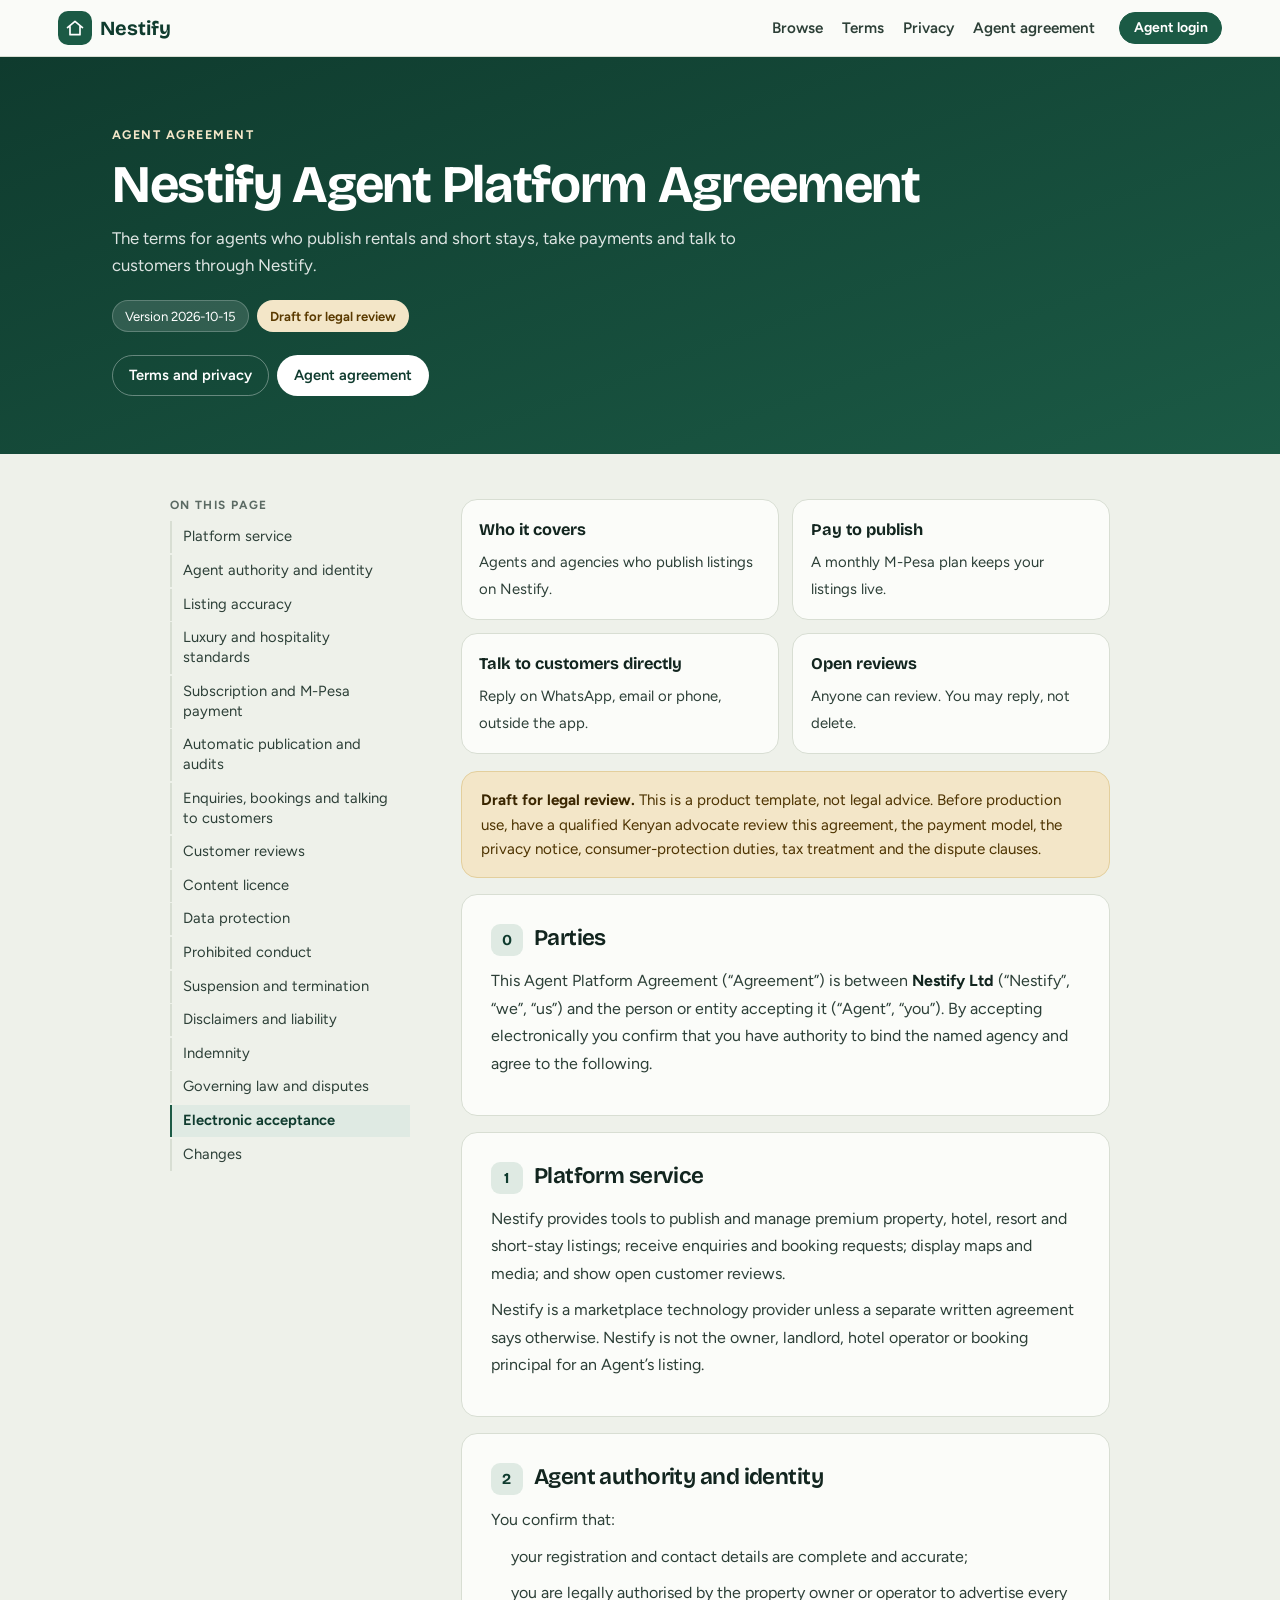
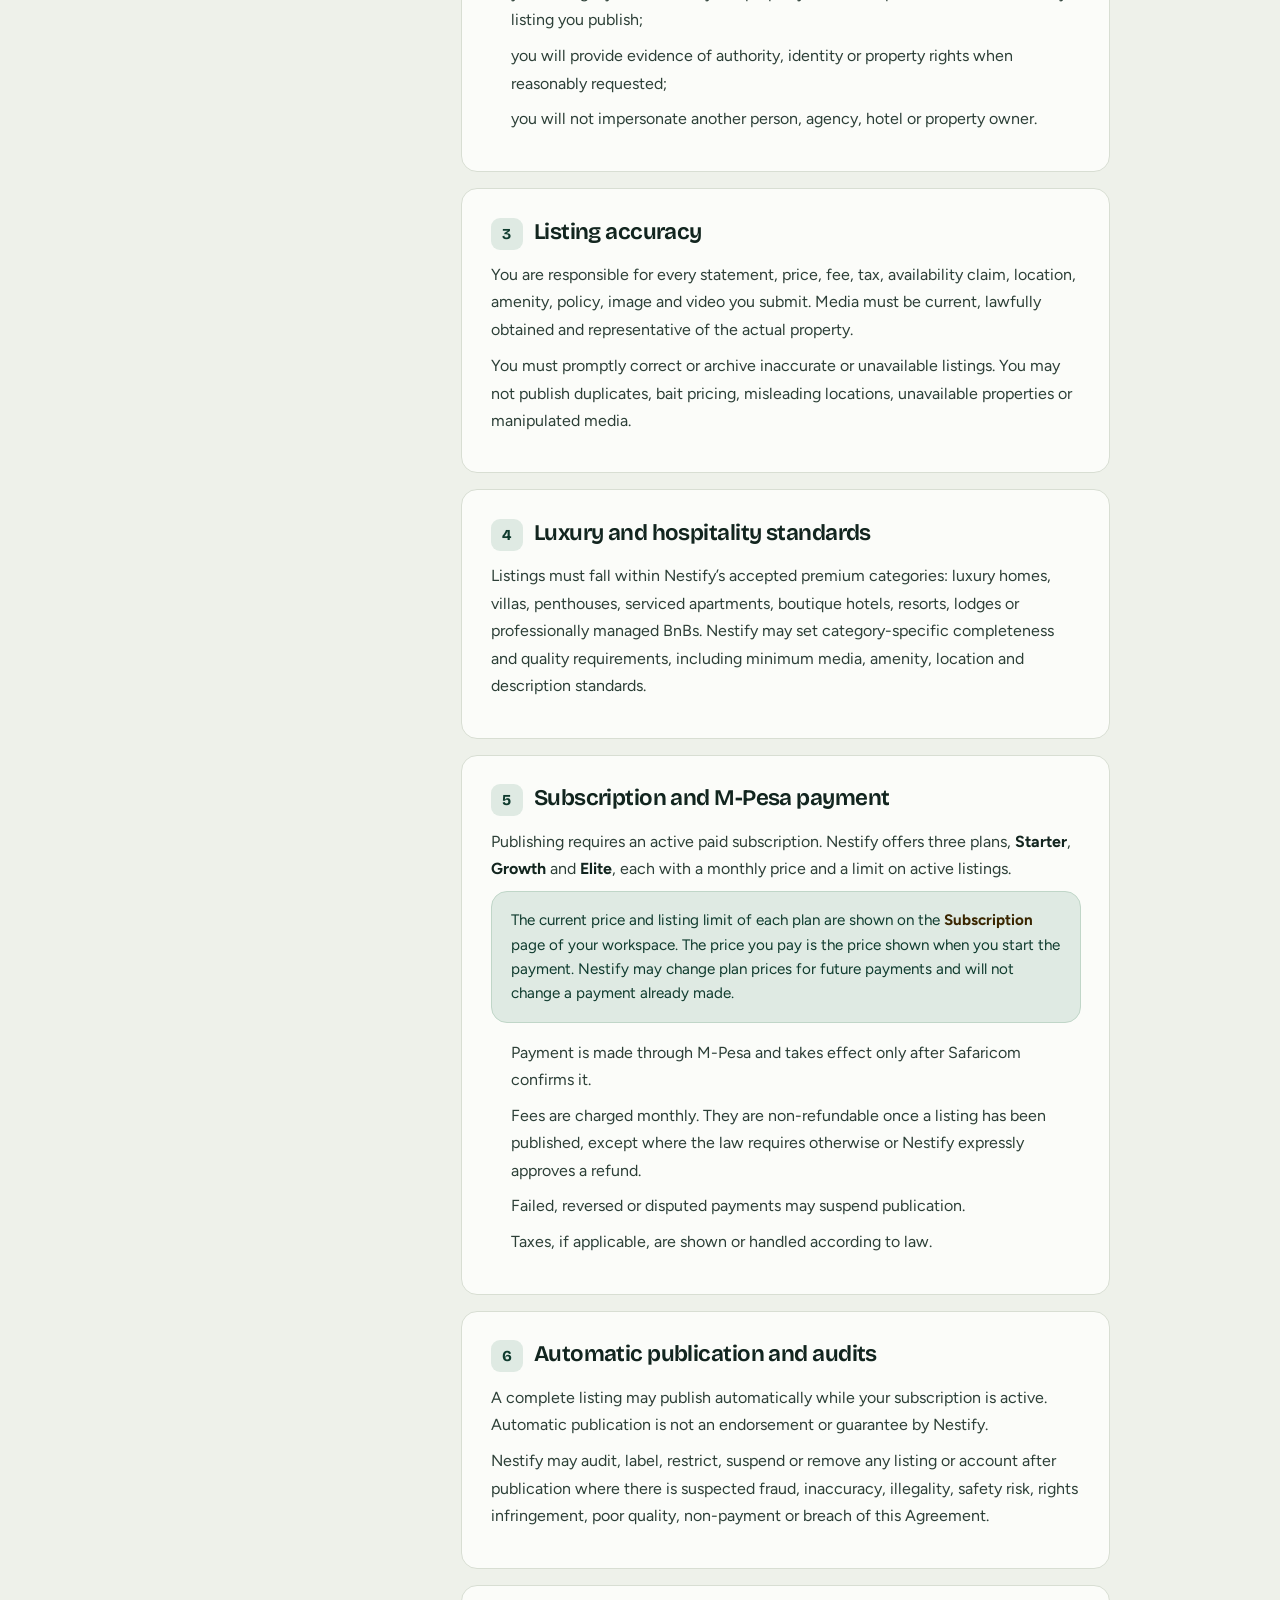
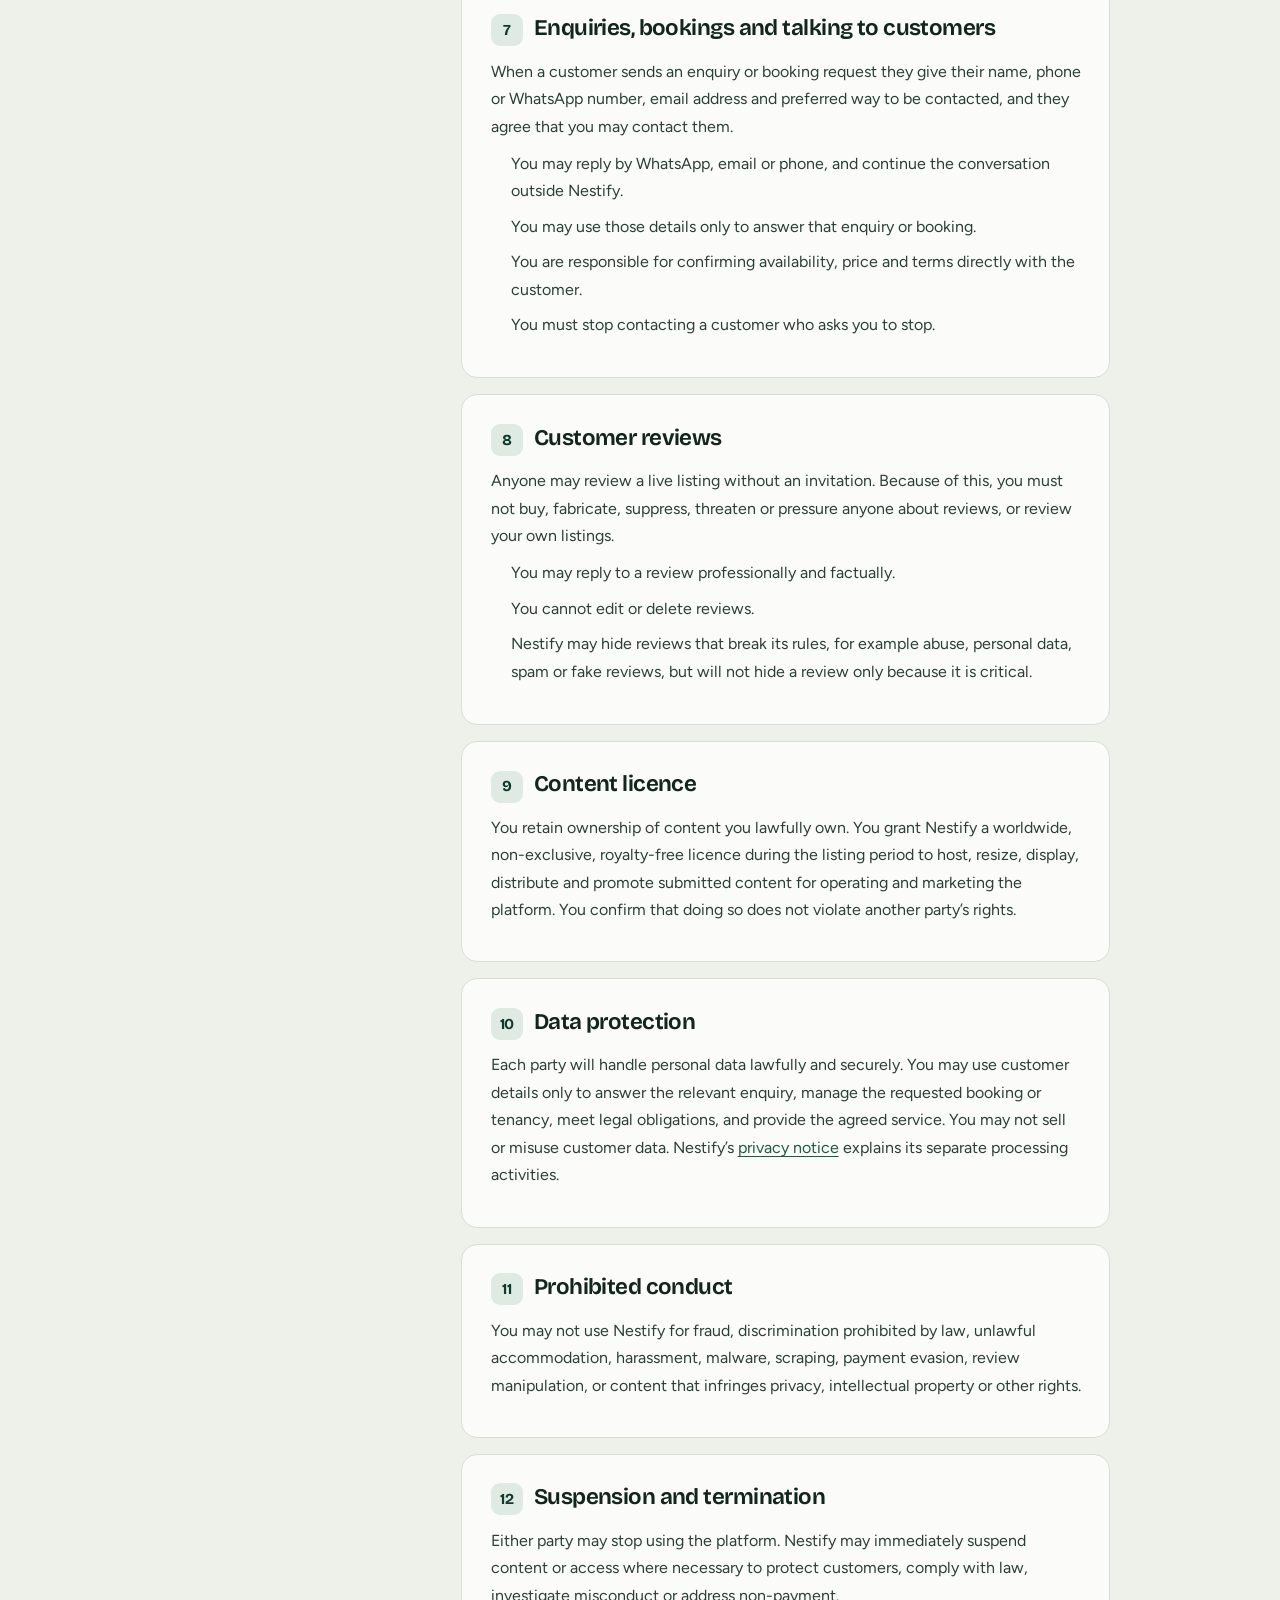
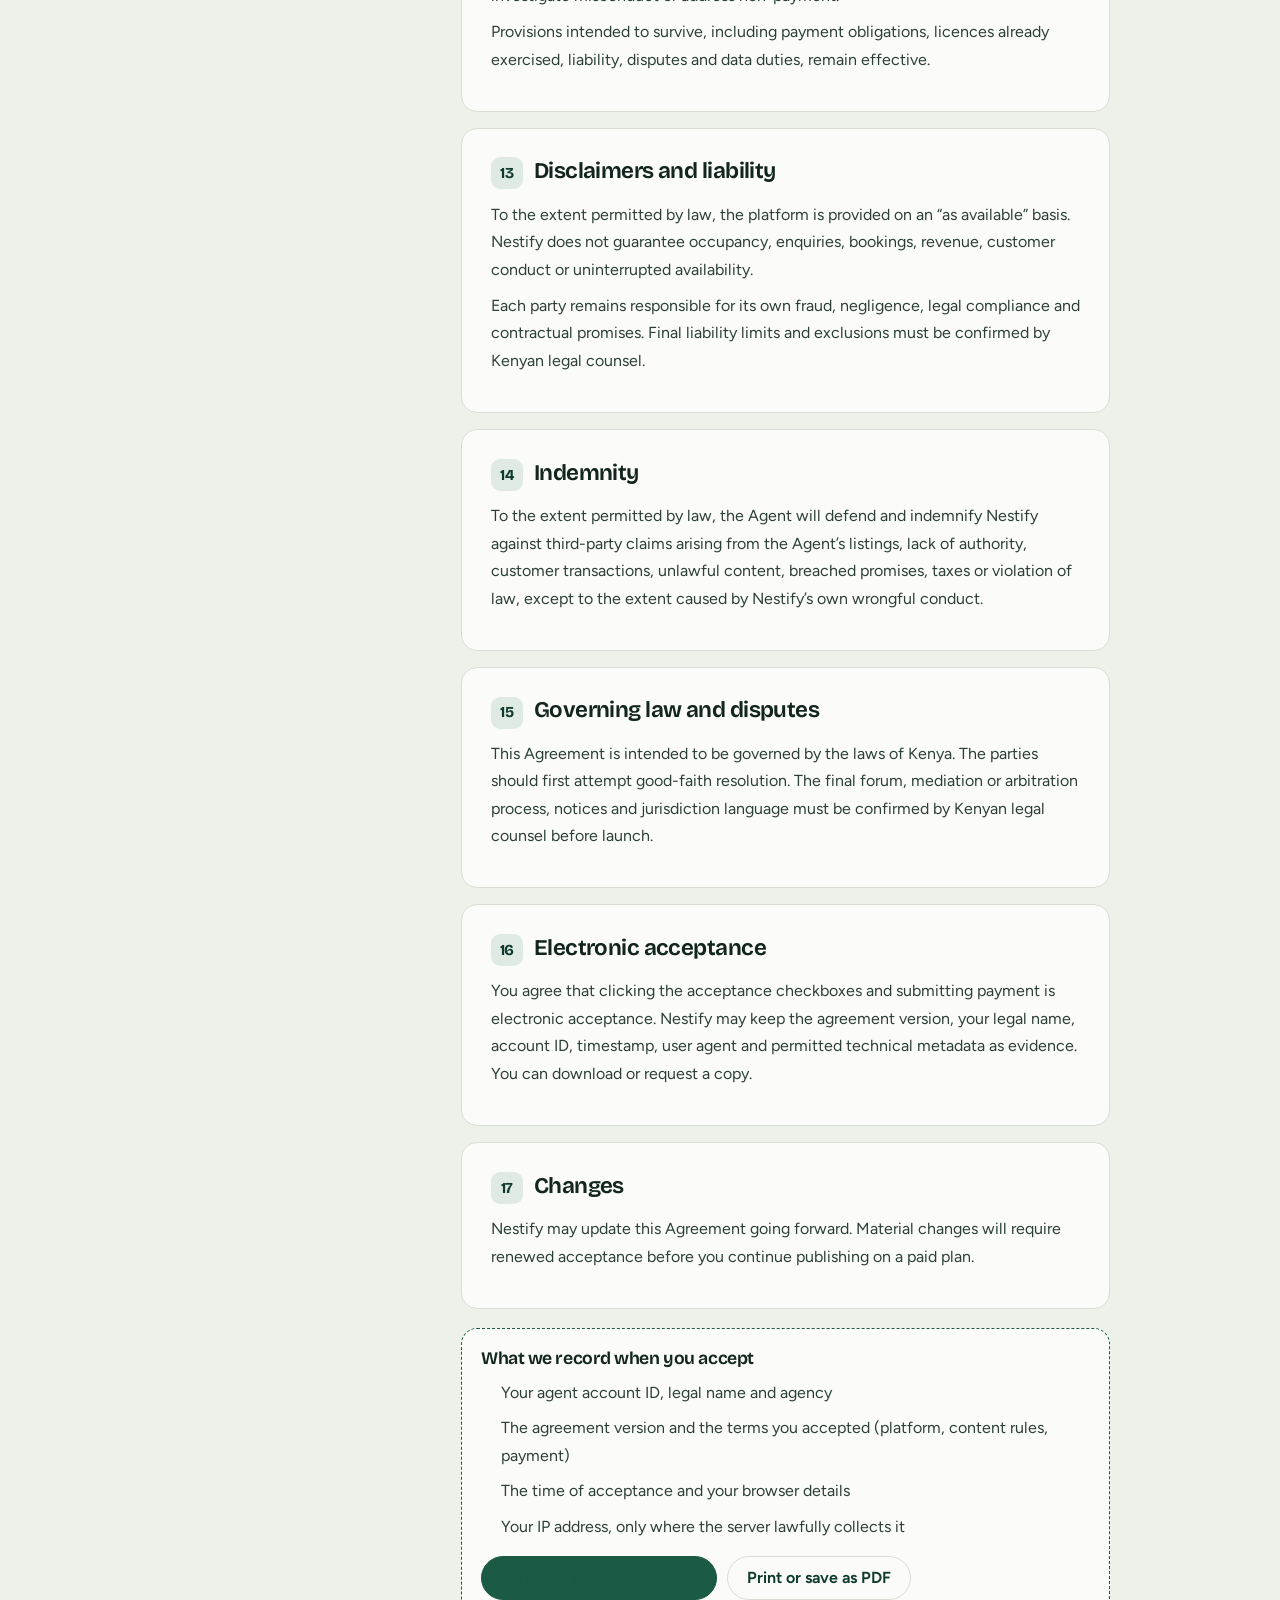
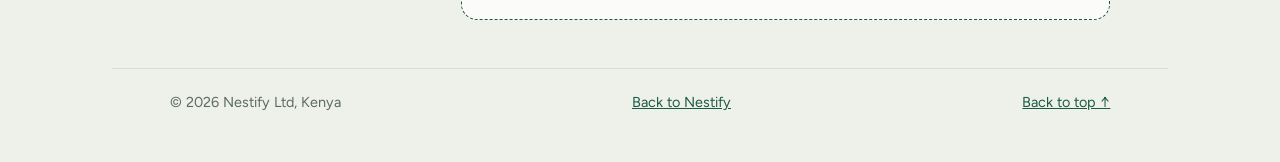
<file: agreement.html>
<!doctype html>
<html lang="en"><head><meta charset="utf-8"/><meta name="viewport" content="width=device-width,initial-scale=1"/>
<title>Agent agreement | Nestify</title><meta name="description" content="The agreement between Nestify and the agents who list on it."/><meta name="theme-color" content="#0f3b2e"/>
<link rel="icon" href="data:image/svg+xml,%3Csvg xmlns='http://www.w3.org/2000/svg' viewBox='0 0 32 32'%3E%3Crect width='32' height='32' rx='9' fill='%231b5a45'/%3E%3Cpath d='M16 7 6 15h3v10h14V15h3L16 7Z' fill='%23fff'/%3E%3C/svg%3E"/>
<link rel="preconnect" href="https://fonts.googleapis.com"/><link rel="preconnect" href="https://fonts.gstatic.com" crossorigin/>
<link href="https://fonts.googleapis.com/css2?family=Bricolage+Grotesque:opsz,wght@12..96,500..800&family=Figtree:wght@400..700&display=swap" rel="stylesheet"/>
<link rel="stylesheet" href="assets/css/base.css"/><link rel="stylesheet" href="assets/css/doc.css"/></head><body class="legal" id="top">
<header class="site-header"><a class="brand" href="index.html"><span class="brand-mark"><svg viewBox="0 0 24 24" aria-hidden="true"><path d="M3 11.5 12 4l9 7.5M6 10v10h12V10"/></svg></span>Nestify</a>
<nav class="nav" aria-label="Main"><a href="index.html#listings">Browse</a><a href="legal.html#terms">Terms</a><a href="legal.html#privacy">Privacy</a><a href="agreement.html">Agent agreement</a></nav>
<div class="header-actions"><a class="btn btn-sm" href="agent.html">Agent login</a></div></header>
<div class="legal-hero"><div class="legal-hero-in"><span class="eyebrow">Agent agreement</span><h1>Nestify Agent Platform Agreement</h1><p>The terms for agents who publish rentals and short stays, take payments and talk to customers through Nestify.</p><div class="legal-meta"><span>Version 2026-10-15</span><span class="draft">Draft for legal review</span></div><nav class="legal-tabs" aria-label="Legal pages"><a href="legal.html">Terms and privacy</a><a href="agreement.html" aria-current="page">Agent agreement</a></nav></div></div>
<div class="legal-wrap"><aside class="toc" aria-label="Contents"><h2>On this page</h2><ol><li><a href="#a-service">Platform service</a></li><li><a href="#a-authority">Agent authority and identity</a></li><li><a href="#a-accuracy">Listing accuracy</a></li><li><a href="#a-standards">Luxury and hospitality standards</a></li><li><a href="#a-payment">Subscription and M-Pesa payment</a></li><li><a href="#a-publish">Automatic publication and audits</a></li><li><a href="#a-customers">Enquiries, bookings and talking to customers</a></li><li><a href="#a-reviews">Customer reviews</a></li><li><a href="#a-licence">Content licence</a></li><li><a href="#a-data">Data protection</a></li><li><a href="#a-prohibited">Prohibited conduct</a></li><li><a href="#a-termination">Suspension and termination</a></li><li><a href="#a-liability">Disclaimers and liability</a></li><li><a href="#a-indemnity">Indemnity</a></li><li><a href="#a-law">Governing law and disputes</a></li><li><a href="#a-accept">Electronic acceptance</a></li><li><a href="#a-changes">Changes</a></li></ol></aside><main class="doc"><div class="glance"><div><b>Who it covers</b><span>Agents and agencies who publish listings on Nestify.</span></div><div><b>Pay to publish</b><span>A monthly M-Pesa plan keeps your listings live.</span></div><div><b>Talk to customers directly</b><span>Reply on WhatsApp, email or phone, outside the app.</span></div><div><b>Open reviews</b><span>Anyone can review. You may reply, not delete.</span></div></div>
<div class="callout"><b>Draft for legal review.</b> This is a product template, not legal advice. Before production use, have a qualified Kenyan advocate review this agreement, the payment model, the privacy notice, consumer-protection duties, tax treatment and the dispute clauses.</div>
<section id="a-parties"><h2><span class="n">0</span><span>Parties</span></h2><p>This Agent Platform Agreement (“Agreement”) is between <b>Nestify Ltd</b> (“Nestify”, “we”, “us”) and the person or entity accepting it (“Agent”, “you”). By accepting electronically you confirm that you have authority to bind the named agency and agree to the following.</p></section>
<section id="a-service"><h2><span class="n">1</span><span>Platform service</span></h2>
<p>Nestify provides tools to publish and manage premium property, hotel, resort and short-stay listings; receive enquiries and booking requests; display maps and media; and show open customer reviews.</p><p>Nestify is a marketplace technology provider unless a separate written agreement says otherwise. Nestify is not the owner, landlord, hotel operator or booking principal for an Agent’s listing.</p>
</section>
<section id="a-authority"><h2><span class="n">2</span><span>Agent authority and identity</span></h2>
<p>You confirm that:</p><ul><li>your registration and contact details are complete and accurate;</li><li>you are legally authorised by the property owner or operator to advertise every listing you publish;</li><li>you will provide evidence of authority, identity or property rights when reasonably requested;</li><li>you will not impersonate another person, agency, hotel or property owner.</li></ul>
</section>
<section id="a-accuracy"><h2><span class="n">3</span><span>Listing accuracy</span></h2>
<p>You are responsible for every statement, price, fee, tax, availability claim, location, amenity, policy, image and video you submit. Media must be current, lawfully obtained and representative of the actual property.</p><p>You must promptly correct or archive inaccurate or unavailable listings. You may not publish duplicates, bait pricing, misleading locations, unavailable properties or manipulated media.</p>
</section>
<section id="a-standards"><h2><span class="n">4</span><span>Luxury and hospitality standards</span></h2>
<p>Listings must fall within Nestify’s accepted premium categories: luxury homes, villas, penthouses, serviced apartments, boutique hotels, resorts, lodges or professionally managed BnBs. Nestify may set category-specific completeness and quality requirements, including minimum media, amenity, location and description standards.</p>
</section>
<section id="a-payment"><h2><span class="n">5</span><span>Subscription and M-Pesa payment</span></h2>
<p>Publishing requires an active paid subscription. Nestify offers three plans, <b>Starter</b>, <b>Growth</b> and <b>Elite</b>, each with a monthly price and a limit on active listings.</p><div class="callout safe">The current price and listing limit of each plan are shown on the <b>Subscription</b> page of your workspace. The price you pay is the price shown when you start the payment. Nestify may change plan prices for future payments and will not change a payment already made.</div><ul><li>Payment is made through M-Pesa and takes effect only after Safaricom confirms it.</li><li>Fees are charged monthly. They are non-refundable once a listing has been published, except where the law requires otherwise or Nestify expressly approves a refund.</li><li>Failed, reversed or disputed payments may suspend publication.</li><li>Taxes, if applicable, are shown or handled according to law.</li></ul>
</section>
<section id="a-publish"><h2><span class="n">6</span><span>Automatic publication and audits</span></h2>
<p>A complete listing may publish automatically while your subscription is active. Automatic publication is not an endorsement or guarantee by Nestify.</p><p>Nestify may audit, label, restrict, suspend or remove any listing or account after publication where there is suspected fraud, inaccuracy, illegality, safety risk, rights infringement, poor quality, non-payment or breach of this Agreement.</p>
</section>
<section id="a-customers"><h2><span class="n">7</span><span>Enquiries, bookings and talking to customers</span></h2>
<p>When a customer sends an enquiry or booking request they give their name, phone or WhatsApp number, email address and preferred way to be contacted, and they agree that you may contact them.</p><ul><li>You may reply by WhatsApp, email or phone, and continue the conversation outside Nestify.</li><li>You may use those details only to answer that enquiry or booking.</li><li>You are responsible for confirming availability, price and terms directly with the customer.</li><li>You must stop contacting a customer who asks you to stop.</li></ul>
</section>
<section id="a-reviews"><h2><span class="n">8</span><span>Customer reviews</span></h2>
<p>Anyone may review a live listing without an invitation. Because of this, you must not buy, fabricate, suppress, threaten or pressure anyone about reviews, or review your own listings.</p><ul><li>You may reply to a review professionally and factually.</li><li>You cannot edit or delete reviews.</li><li>Nestify may hide reviews that break its rules, for example abuse, personal data, spam or fake reviews, but will not hide a review only because it is critical.</li></ul>
</section>
<section id="a-licence"><h2><span class="n">9</span><span>Content licence</span></h2>
<p>You retain ownership of content you lawfully own. You grant Nestify a worldwide, non-exclusive, royalty-free licence during the listing period to host, resize, display, distribute and promote submitted content for operating and marketing the platform. You confirm that doing so does not violate another party’s rights.</p>
</section>
<section id="a-data"><h2><span class="n">10</span><span>Data protection</span></h2>
<p>Each party will handle personal data lawfully and securely. You may use customer details only to answer the relevant enquiry, manage the requested booking or tenancy, meet legal obligations, and provide the agreed service. You may not sell or misuse customer data. Nestify’s <a href="legal.html#privacy">privacy notice</a> explains its separate processing activities.</p>
</section>
<section id="a-prohibited"><h2><span class="n">11</span><span>Prohibited conduct</span></h2>
<p>You may not use Nestify for fraud, discrimination prohibited by law, unlawful accommodation, harassment, malware, scraping, payment evasion, review manipulation, or content that infringes privacy, intellectual property or other rights.</p>
</section>
<section id="a-termination"><h2><span class="n">12</span><span>Suspension and termination</span></h2>
<p>Either party may stop using the platform. Nestify may immediately suspend content or access where necessary to protect customers, comply with law, investigate misconduct or address non-payment.</p><p>Provisions intended to survive, including payment obligations, licences already exercised, liability, disputes and data duties, remain effective.</p>
</section>
<section id="a-liability"><h2><span class="n">13</span><span>Disclaimers and liability</span></h2>
<p>To the extent permitted by law, the platform is provided on an “as available” basis. Nestify does not guarantee occupancy, enquiries, bookings, revenue, customer conduct or uninterrupted availability.</p><p>Each party remains responsible for its own fraud, negligence, legal compliance and contractual promises. Final liability limits and exclusions must be confirmed by Kenyan legal counsel.</p>
</section>
<section id="a-indemnity"><h2><span class="n">14</span><span>Indemnity</span></h2>
<p>To the extent permitted by law, the Agent will defend and indemnify Nestify against third-party claims arising from the Agent’s listings, lack of authority, customer transactions, unlawful content, breached promises, taxes or violation of law, except to the extent caused by Nestify’s own wrongful conduct.</p>
</section>
<section id="a-law"><h2><span class="n">15</span><span>Governing law and disputes</span></h2>
<p>This Agreement is intended to be governed by the laws of Kenya. The parties should first attempt good-faith resolution. The final forum, mediation or arbitration process, notices and jurisdiction language must be confirmed by Kenyan legal counsel before launch.</p>
</section>
<section id="a-accept"><h2><span class="n">16</span><span>Electronic acceptance</span></h2>
<p>You agree that clicking the acceptance checkboxes and submitting payment is electronic acceptance. Nestify may keep the agreement version, your legal name, account ID, timestamp, user agent and permitted technical metadata as evidence. You can download or request a copy.</p>
</section>
<section id="a-changes"><h2><span class="n">17</span><span>Changes</span></h2>
<p>Nestify may update this Agreement going forward. Material changes will require renewed acceptance before you continue publishing on a paid plan.</p>
</section>
<div class="sign"><h2>What we record when you accept</h2><ul><li>Your agent account ID, legal name and agency</li><li>The agreement version and the terms you accepted (platform, content rules, payment)</li><li>The time of acceptance and your browser details</li><li>Your IP address, only where the server lawfully collects it</li></ul><div class="doc-actions"><a class="btn" href="agent.html">Go to my agent workspace</a><button class="btn btn-ghost" onclick="window.print()">Print or save as PDF</button></div></div></main></div>
<footer class="doc-foot"><span>© 2026 Nestify Ltd, Kenya</span><a href="index.html">Back to Nestify</a><a href="#top">Back to top ↑</a></footer>
<script src="assets/js/doc.js"></script></body></html>
</file>
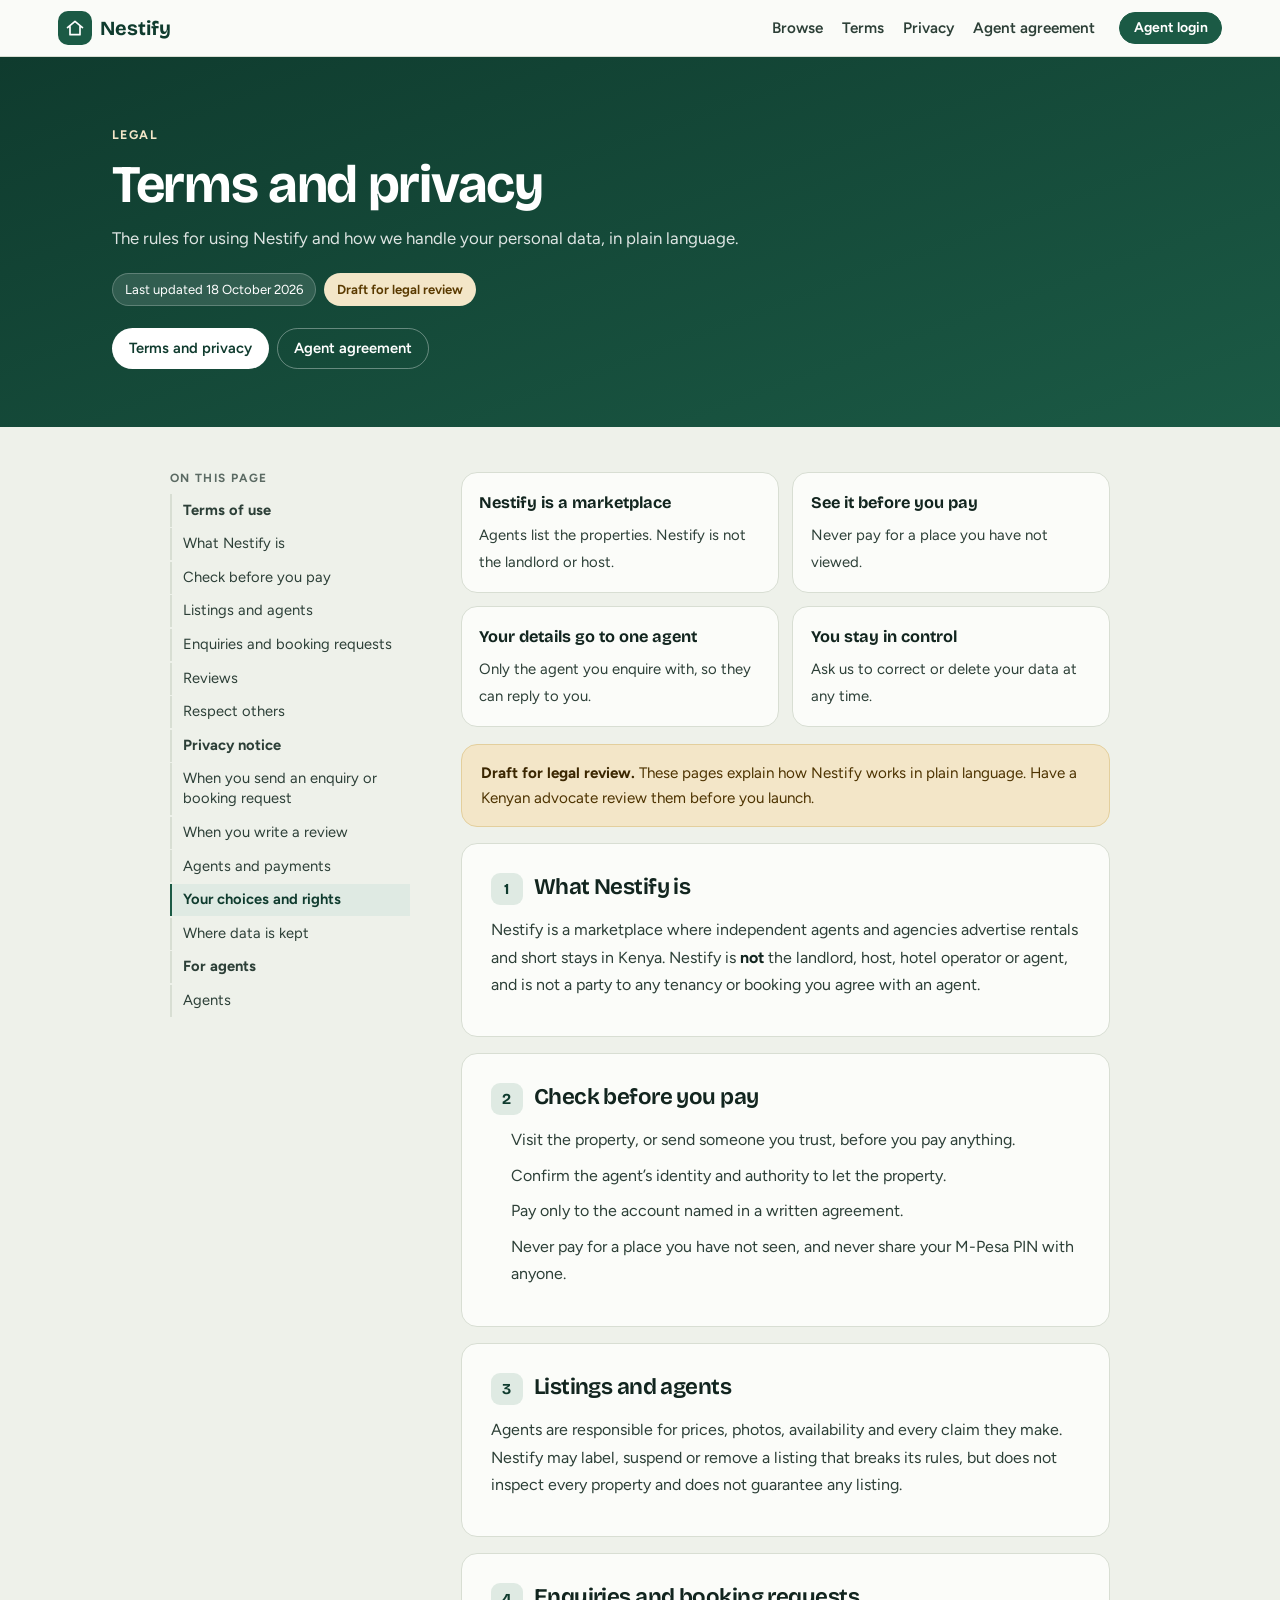
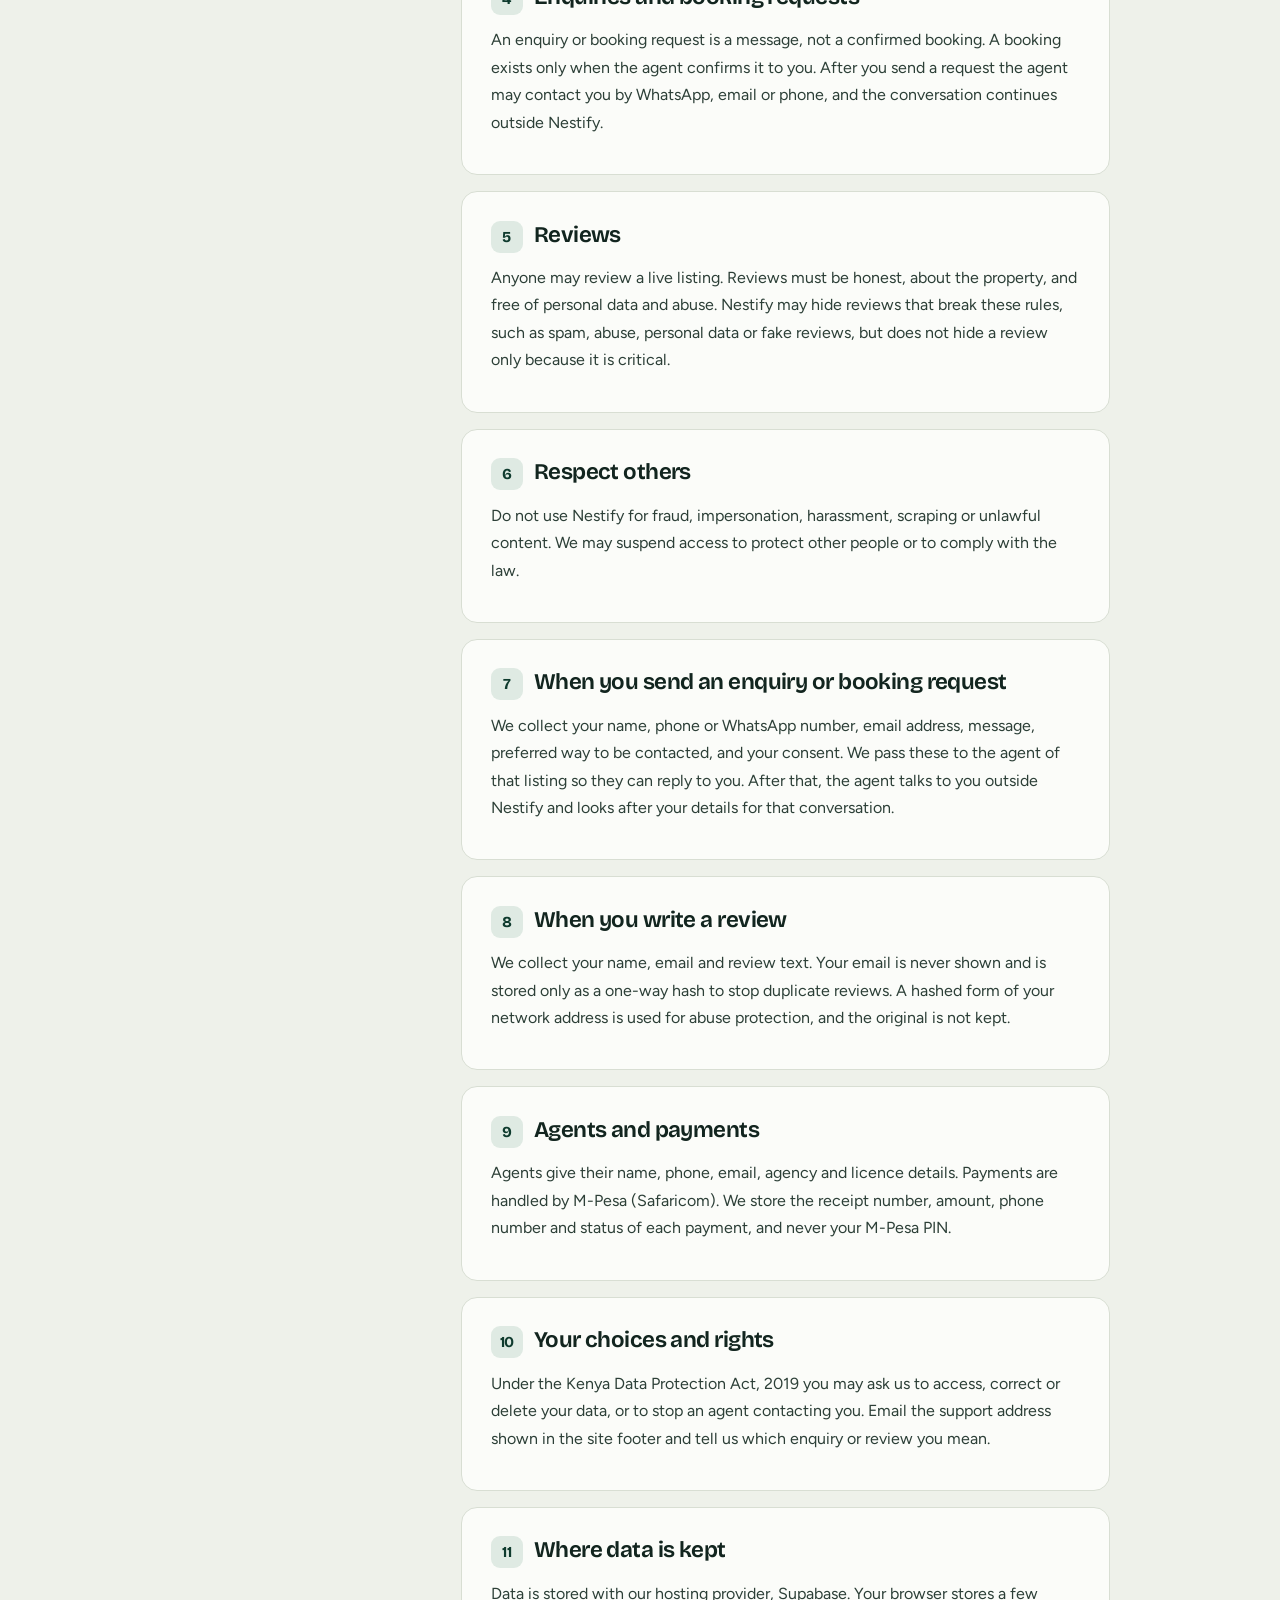
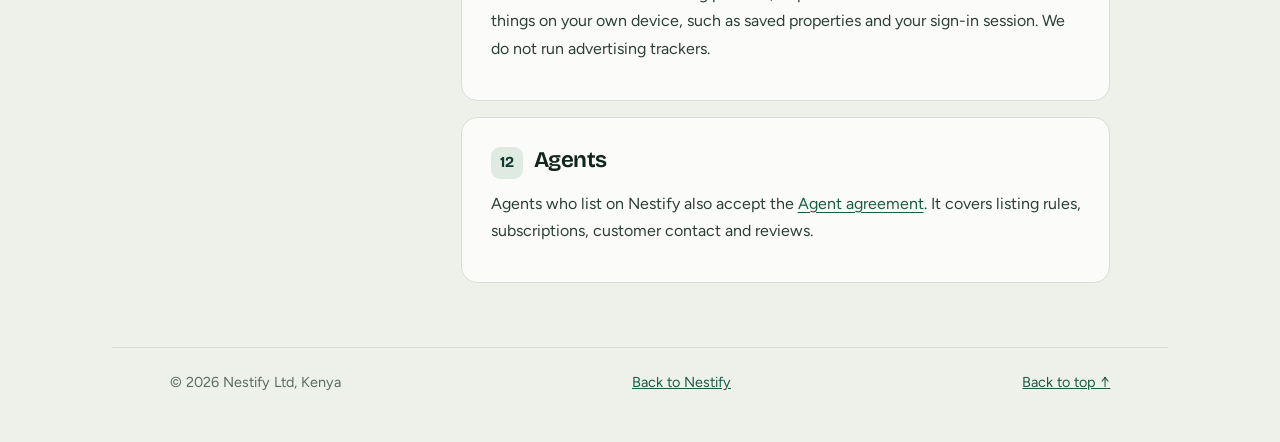
<file: legal.html>
<!doctype html>
<html lang="en"><head><meta charset="utf-8"/><meta name="viewport" content="width=device-width,initial-scale=1"/>
<title>Terms and privacy | Nestify</title><meta name="description" content="Nestify terms of use and privacy notice."/><meta name="theme-color" content="#0f3b2e"/>
<link rel="icon" href="data:image/svg+xml,%3Csvg xmlns='http://www.w3.org/2000/svg' viewBox='0 0 32 32'%3E%3Crect width='32' height='32' rx='9' fill='%231b5a45'/%3E%3Cpath d='M16 7 6 15h3v10h14V15h3L16 7Z' fill='%23fff'/%3E%3C/svg%3E"/>
<link rel="preconnect" href="https://fonts.googleapis.com"/><link rel="preconnect" href="https://fonts.gstatic.com" crossorigin/>
<link href="https://fonts.googleapis.com/css2?family=Bricolage+Grotesque:opsz,wght@12..96,500..800&family=Figtree:wght@400..700&display=swap" rel="stylesheet"/>
<link rel="stylesheet" href="assets/css/base.css"/><link rel="stylesheet" href="assets/css/doc.css"/></head><body class="legal" id="top">
<header class="site-header"><a class="brand" href="index.html"><span class="brand-mark"><svg viewBox="0 0 24 24" aria-hidden="true"><path d="M3 11.5 12 4l9 7.5M6 10v10h12V10"/></svg></span>Nestify</a>
<nav class="nav" aria-label="Main"><a href="index.html#listings">Browse</a><a href="legal.html#terms">Terms</a><a href="legal.html#privacy">Privacy</a><a href="agreement.html">Agent agreement</a></nav>
<div class="header-actions"><a class="btn btn-sm" href="agent.html">Agent login</a></div></header>
<div class="legal-hero"><div class="legal-hero-in"><span class="eyebrow">Legal</span><h1>Terms and privacy</h1><p>The rules for using Nestify and how we handle your personal data, in plain language.</p><div class="legal-meta"><span>Last updated 18 October 2026</span><span class="draft">Draft for legal review</span></div><nav class="legal-tabs" aria-label="Legal pages"><a href="legal.html" aria-current="page">Terms and privacy</a><a href="agreement.html">Agent agreement</a></nav></div></div>
<div class="legal-wrap"><aside class="toc" aria-label="Contents"><h2>On this page</h2><ol><li><a href="#terms"><b>Terms of use</b></a></li><li><a href="#terms-what">What Nestify is</a></li><li><a href="#terms-safe">Check before you pay</a></li><li><a href="#terms-listings">Listings and agents</a></li><li><a href="#terms-requests">Enquiries and booking requests</a></li><li><a href="#terms-reviews">Reviews</a></li><li><a href="#terms-conduct">Respect others</a></li><li><a href="#privacy"><b>Privacy notice</b></a></li><li><a href="#privacy-enquiry">When you send an enquiry or booking request</a></li><li><a href="#privacy-review">When you write a review</a></li><li><a href="#privacy-agents">Agents and payments</a></li><li><a href="#privacy-rights">Your choices and rights</a></li><li><a href="#privacy-storage">Where data is kept</a></li><li><a href="#agents-g"><b>For agents</b></a></li><li><a href="#agents">Agents</a></li></ol></aside><main class="doc"><div class="glance"><div><b>Nestify is a marketplace</b><span>Agents list the properties. Nestify is not the landlord or host.</span></div><div><b>See it before you pay</b><span>Never pay for a place you have not viewed.</span></div><div><b>Your details go to one agent</b><span>Only the agent you enquire with, so they can reply to you.</span></div><div><b>You stay in control</b><span>Ask us to correct or delete your data at any time.</span></div></div>
<div class="callout"><b>Draft for legal review.</b> These pages explain how Nestify works in plain language. Have a Kenyan advocate review them before you launch.</div><div id="terms" style="scroll-margin-top:5rem"></div><section id="terms-what"><h2><span class="n">1</span><span>What Nestify is</span></h2>
<p>Nestify is a marketplace where independent agents and agencies advertise rentals and short stays in Kenya. Nestify is <b>not</b> the landlord, host, hotel operator or agent, and is not a party to any tenancy or booking you agree with an agent.</p>
</section>
<section id="terms-safe"><h2><span class="n">2</span><span>Check before you pay</span></h2>
<ul><li>Visit the property, or send someone you trust, before you pay anything.</li><li>Confirm the agent’s identity and authority to let the property.</li><li>Pay only to the account named in a written agreement.</li><li>Never pay for a place you have not seen, and never share your M-Pesa PIN with anyone.</li></ul>
</section>
<section id="terms-listings"><h2><span class="n">3</span><span>Listings and agents</span></h2>
<p>Agents are responsible for prices, photos, availability and every claim they make. Nestify may label, suspend or remove a listing that breaks its rules, but does not inspect every property and does not guarantee any listing.</p>
</section>
<section id="terms-requests"><h2><span class="n">4</span><span>Enquiries and booking requests</span></h2>
<p>An enquiry or booking request is a message, not a confirmed booking. A booking exists only when the agent confirms it to you. After you send a request the agent may contact you by WhatsApp, email or phone, and the conversation continues outside Nestify.</p>
</section>
<section id="terms-reviews"><h2><span class="n">5</span><span>Reviews</span></h2>
<p>Anyone may review a live listing. Reviews must be honest, about the property, and free of personal data and abuse. Nestify may hide reviews that break these rules, such as spam, abuse, personal data or fake reviews, but does not hide a review only because it is critical.</p>
</section>
<section id="terms-conduct"><h2><span class="n">6</span><span>Respect others</span></h2>
<p>Do not use Nestify for fraud, impersonation, harassment, scraping or unlawful content. We may suspend access to protect other people or to comply with the law.</p>
</section>
<div id="privacy" style="scroll-margin-top:5rem"></div><section id="privacy-enquiry"><h2><span class="n">7</span><span>When you send an enquiry or booking request</span></h2>
<p>We collect your name, phone or WhatsApp number, email address, message, preferred way to be contacted, and your consent. We pass these to the agent of that listing so they can reply to you. After that, the agent talks to you outside Nestify and looks after your details for that conversation.</p>
</section>
<section id="privacy-review"><h2><span class="n">8</span><span>When you write a review</span></h2>
<p>We collect your name, email and review text. Your email is never shown and is stored only as a one-way hash to stop duplicate reviews. A hashed form of your network address is used for abuse protection, and the original is not kept.</p>
</section>
<section id="privacy-agents"><h2><span class="n">9</span><span>Agents and payments</span></h2>
<p>Agents give their name, phone, email, agency and licence details. Payments are handled by M-Pesa (Safaricom). We store the receipt number, amount, phone number and status of each payment, and never your M-Pesa PIN.</p>
</section>
<section id="privacy-rights"><h2><span class="n">10</span><span>Your choices and rights</span></h2>
<p>Under the Kenya Data Protection Act, 2019 you may ask us to access, correct or delete your data, or to stop an agent contacting you. Email the support address shown in the site footer and tell us which enquiry or review you mean.</p>
</section>
<section id="privacy-storage"><h2><span class="n">11</span><span>Where data is kept</span></h2>
<p>Data is stored with our hosting provider, Supabase. Your browser stores a few things on your own device, such as saved properties and your sign-in session. We do not run advertising trackers.</p>
</section>
<div id="agents-g" style="scroll-margin-top:5rem"></div><section id="agents"><h2><span class="n">12</span><span>Agents</span></h2>
<p>Agents who list on Nestify also accept the <a href="agreement.html">Agent agreement</a>. It covers listing rules, subscriptions, customer contact and reviews.</p>
</section>
</main></div>
<footer class="doc-foot"><span>© 2026 Nestify Ltd, Kenya</span><a href="index.html">Back to Nestify</a><a href="#top">Back to top ↑</a></footer>
<script src="assets/js/doc.js"></script></body></html>
</file>
<file: assets/css/base.css>
/* Nestify design system: shared by the marketplace, agent portal and admin.
   Display type: Bricolage Grotesque. Body type: Figtree.
   Palette: limewash walls, tea-green ink, a little Lamu-door brass. */
:root{
  --ink:#12251f; --ink-2:#2c3f37; --muted:#5b6a63;
  --tea:#1b5a45; --tea-deep:#0f3b2e; --tea-soft:#dfeae3;
  --limewash:#eef1ea; --surface:#fbfcf9; --line:#d8ded3;
  --brass:#b6791a; --brass-soft:#f3e6c8;
  --wa:#17944a; --wa-deep:#117a3c;
  --danger:#b3392b; --danger-soft:#f8e3df; --ok:#1d7a4a; --ok-soft:#dcefe3;
  --r-sm:9px; --r-md:16px; --r-lg:30px;
  --font-display:'Bricolage Grotesque',system-ui,sans-serif;
  --font-body:'Figtree',system-ui,sans-serif;
  --shadow-pop:0 24px 60px -20px rgba(15,59,46,.45);
  --gutter:clamp(18px,4.5vw,72px);
}
*,*::before,*::after{box-sizing:border-box}
html{-webkit-text-size-adjust:100%;scroll-behavior:smooth;scroll-padding-top:84px}
body{margin:0;background:var(--limewash);color:var(--ink);font:400 1rem/1.6 var(--font-body);-webkit-font-smoothing:antialiased}
h1,h2,h3,h4{font-family:var(--font-display);font-weight:650;line-height:1.1;letter-spacing:-.025em;margin:0;text-wrap:balance}
p{margin:0}
a{color:inherit}
img,video,iframe{max-width:100%;display:block}
button,input,select,textarea{font:inherit;color:inherit}
button{cursor:pointer}
ul,ol{margin:0;padding:0;list-style:none}
.hidden{display:none!important}
.sr{position:absolute;width:1px;height:1px;overflow:hidden;clip:rect(0 0 0 0);white-space:nowrap}
.skip{position:absolute;left:12px;top:-64px;background:var(--tea-deep);color:#fff;padding:10px 14px;border-radius:var(--r-sm);z-index:300}
.skip:focus{top:12px}
:focus-visible{outline:3px solid var(--brass);outline-offset:2px}
.muted{color:var(--muted)}
.small{font-size:.875rem}
.icon{width:1.15em;height:1.15em;flex:none;stroke:currentColor;fill:none;stroke-width:1.8;stroke-linecap:round;stroke-linejoin:round;vertical-align:-.2em}
@media (prefers-reduced-motion:reduce){
  html{scroll-behavior:auto}
  *,*::before,*::after{animation-duration:.01ms!important;animation-iteration-count:1!important;transition-duration:.01ms!important}
}

/* Buttons */
.btn{display:inline-flex;align-items:center;justify-content:center;gap:.5rem;padding:.7rem 1.2rem;border-radius:999px;border:1.5px solid var(--tea);background:var(--tea);color:#fff;font-weight:650;text-decoration:none;line-height:1.2;transition:background .15s,border-color .15s,transform .1s}
.btn:hover{background:var(--tea-deep);border-color:var(--tea-deep)}
.btn:active{transform:translateY(1px)}
.btn[disabled]{opacity:.55;cursor:not-allowed;transform:none}
.btn-ghost{background:transparent;color:var(--tea-deep);border-color:var(--line)}
.btn-ghost:hover{background:var(--tea-soft);border-color:var(--tea);color:var(--tea-deep)}
.btn-wa{background:var(--wa);border-color:var(--wa)}
.btn-wa:hover{background:var(--wa-deep);border-color:var(--wa-deep)}
.btn-danger{background:var(--danger);border-color:var(--danger)}
.btn-danger:hover{background:#8f2c20;border-color:#8f2c20}
.btn-sm{padding:.42rem .85rem;font-size:.875rem}
.btn-lg{padding:.95rem 1.7rem;font-size:1.05rem}
.btn-block{width:100%}
.btn-link{background:none;border:0;padding:.25rem 0;color:var(--tea);font-weight:600;text-decoration:underline;text-underline-offset:3px}
.btn-link:hover{color:var(--tea-deep)}

/* Forms */
.fld{display:grid;gap:.35rem;font-size:.9rem;min-width:0}
.fld>span{font-weight:600;color:var(--ink-2)}
.fld input,.fld select,.fld textarea,.input{width:100%;padding:.7rem .85rem;border:1.5px solid var(--line);border-radius:var(--r-sm);background:var(--surface);transition:border-color .15s,box-shadow .15s}
.fld input:focus,.fld select:focus,.fld textarea:focus,.input:focus{outline:0;border-color:var(--tea);box-shadow:0 0 0 3px rgba(27,90,69,.18)}
.fld textarea{resize:vertical;min-height:96px}
.fld small{color:var(--muted);font-size:.8rem}
.check{display:flex;gap:.6rem;align-items:flex-start;font-size:.9rem;color:var(--ink-2)}
.check input{margin-top:.28rem;accent-color:var(--tea);width:1.05rem;height:1.05rem;flex:none}
.row2{display:grid;grid-template-columns:1fr 1fr;gap:.8rem}
.row3{display:grid;grid-template-columns:repeat(3,1fr);gap:.8rem}
.row4{display:grid;grid-template-columns:repeat(4,1fr);gap:.8rem}
@media (max-width:640px){.row2,.row3,.row4{grid-template-columns:1fr}.row2.keep{grid-template-columns:1fr 1fr}}
.form-msg{min-height:1.3em;font-size:.9rem;color:var(--danger);font-weight:550}
.form-msg.ok{color:var(--ok)}

/* Small parts */
.chip{display:inline-flex;align-items:center;gap:.4rem;padding:.4rem .85rem;border-radius:999px;border:1.5px solid var(--line);background:var(--surface);font-size:.875rem;font-weight:550;color:var(--ink-2);transition:background .15s,border-color .15s}
.chip:hover{border-color:var(--tea)}
.chip[aria-pressed="true"],.chip.on{background:var(--tea);border-color:var(--tea);color:#fff}
.badge{display:inline-flex;align-items:center;gap:.35rem;padding:.2rem .65rem;border-radius:999px;font-size:.78rem;font-weight:650;background:var(--tea-soft);color:var(--tea-deep)}
.badge.warn{background:var(--brass-soft);color:#6f4a0c}
.badge.bad{background:var(--danger-soft);color:var(--danger)}
.badge.ok{background:var(--ok-soft);color:var(--ok)}
.badge.mute{background:#e6e9e2;color:var(--muted)}
.spinner{width:34px;height:34px;border:3.5px solid var(--tea-soft);border-top-color:var(--tea);border-radius:50%;animation:spin .8s linear infinite;margin:0 auto}
@keyframes spin{to{transform:rotate(360deg)}}
.skeleton{border-radius:var(--r-md);background:linear-gradient(100deg,#e4e8df 30%,#eef1ea 50%,#e4e8df 70%);background-size:200% 100%;animation:shimmer 1.3s linear infinite;min-height:320px}
@keyframes shimmer{to{background-position:-200% 0}}
.toast{position:fixed;left:50%;bottom:24px;z-index:400;transform:translate(-50%,24px);max-width:min(460px,calc(100vw - 32px));padding:.8rem 1.15rem;border-radius:var(--r-md);background:var(--ink);color:#fff;font-weight:550;box-shadow:var(--shadow-pop);opacity:0;pointer-events:none;transition:opacity .2s,transform .2s}
.toast.show{opacity:1;transform:translate(-50%,0)}
.toast.err{background:var(--danger)}
.toast.ok{background:var(--tea-deep)}

/* Dialogs */
dialog.modal{border:0;padding:0;border-radius:var(--r-lg);width:min(1040px,calc(100vw - 24px));max-height:calc(100dvh - 24px);background:var(--surface);color:var(--ink);box-shadow:var(--shadow-pop);overflow:auto;overscroll-behavior:contain}
dialog.modal.narrow{width:min(540px,calc(100vw - 24px))}
dialog.modal::backdrop{background:rgba(10,28,22,.58);backdrop-filter:blur(3px)}
.modal-x{position:sticky;top:12px;float:right;margin:12px 12px -48px 0;z-index:5;width:40px;height:40px;border-radius:50%;border:0;background:rgba(251,252,249,.94);box-shadow:0 2px 10px rgba(0,0,0,.18);display:grid;place-items:center}
.modal-x:hover{background:#fff}
.pad{padding:clamp(22px,4vw,40px)}
.dlg-title{font-size:1.6rem;margin-bottom:.4rem}
.dlg-form{display:grid;gap:.9rem;margin-top:1.1rem}
.dlg-actions{display:flex;gap:.6rem;justify-content:flex-end;flex-wrap:wrap;margin-top:.4rem}
@media (max-width:640px){
  dialog.modal,dialog.modal.narrow{width:100vw;max-width:100vw;max-height:94dvh;margin:auto 0 0;border-radius:var(--r-lg) var(--r-lg) 0 0}
}
</file>
<file: assets/css/doc.css>
/* Legal pages: terms, privacy and the agent agreement. */
body.legal{background:var(--limewash);color:var(--ink)}
.legal-hero{background:linear-gradient(160deg,var(--tea-deep),var(--tea));color:#fff;padding:clamp(2rem,6vw,4rem) var(--gutter) clamp(2.2rem,6vw,3.6rem)}
.legal-hero-in{max-width:66rem;margin:0 auto}
.legal-hero .eyebrow{display:inline-block;font-size:.78rem;font-weight:700;letter-spacing:.12em;text-transform:uppercase;color:var(--brass-soft);margin-bottom:.7rem}
.legal-hero h1{font-family:var(--font-display);font-size:clamp(2rem,5.5vw,3.3rem);line-height:1.06;margin:0 0 .8rem;font-weight:700}
.legal-hero p{max-width:40rem;margin:0;color:rgba(255,255,255,.86);font-size:1.05rem;line-height:1.6}
.legal-meta{display:flex;flex-wrap:wrap;gap:.5rem;margin-top:1.3rem}
.legal-meta span{font-size:.82rem;padding:.3rem .75rem;border-radius:999px;background:rgba(255,255,255,.13);border:1px solid rgba(255,255,255,.22)}
.legal-meta .draft{background:var(--brass-soft);color:#5a3a00;border-color:transparent;font-weight:650}
.legal-tabs{display:flex;gap:.5rem;flex-wrap:wrap;margin-top:1.4rem}
.legal-tabs a{padding:.5rem 1rem;border-radius:999px;border:1px solid rgba(255,255,255,.35);color:#fff;text-decoration:none;font-weight:600;font-size:.92rem}
.legal-tabs a[aria-current="page"],.legal-tabs a:hover{background:#fff;color:var(--tea-deep)}

.legal-wrap{max-width:66rem;margin:0 auto;padding:clamp(1.5rem,4vw,2.8rem) var(--gutter) 3rem;display:grid;grid-template-columns:15rem minmax(0,1fr);gap:clamp(1.5rem,4vw,3.5rem);align-items:start}
.toc{position:sticky;top:5.2rem;font-size:.92rem}
.toc h2{font-size:.74rem;letter-spacing:.12em;text-transform:uppercase;color:var(--muted);margin:0 0 .6rem;font-family:var(--font-body);font-weight:700}
.toc ol{list-style:none;margin:0;padding:0;display:grid;gap:.1rem;max-height:calc(100vh - 8rem);overflow:auto}
.toc a{display:block;padding:.38rem .7rem;border-left:2px solid var(--line);color:var(--ink-2);text-decoration:none;line-height:1.35}
.toc a:hover{color:var(--tea);border-left-color:var(--tea)}
.toc a.on{color:var(--tea-deep);border-left-color:var(--tea);font-weight:650;background:var(--tea-soft)}

.doc{min-width:0;line-height:1.72}
.doc section{background:var(--surface);border:1px solid var(--line);border-radius:var(--r-md);padding:clamp(1.1rem,3vw,1.8rem);margin:0 0 1rem;scroll-margin-top:5rem}
.doc h2{font-family:var(--font-display);font-size:1.4rem;line-height:1.2;margin:0 0 .7rem;display:flex;gap:.7rem;align-items:baseline}
.doc h2 .n{flex:none;display:inline-grid;place-items:center;min-width:2rem;height:2rem;padding:0 .4rem;border-radius:9px;background:var(--tea-soft);color:var(--tea-deep);font-size:.95rem;font-weight:700}
.doc h3{font-size:1.02rem;margin:1.2rem 0 .3rem}
.doc p{margin:.55rem 0;color:var(--ink-2)}
.doc ul,.doc ol.list{margin:.6rem 0;padding-left:1.25rem;display:grid;gap:.5rem;color:var(--ink-2)}
.doc li::marker{color:var(--tea)}
.doc a{color:var(--tea);text-underline-offset:3px}
.doc b,.doc strong{color:var(--ink)}
.glance{display:grid;grid-template-columns:repeat(auto-fit,minmax(14rem,1fr));gap:.8rem;margin:0 0 1.1rem}
.glance div{background:var(--surface);border:1px solid var(--line);border-radius:var(--r-md);padding:1rem 1.1rem}
.glance b{display:block;font-family:var(--font-display);font-size:1.02rem;margin-bottom:.25rem}
.glance span{color:var(--ink-2);font-size:.93rem;line-height:1.5}
.callout{margin:0 0 1rem;padding:1rem 1.2rem;border-radius:var(--r-md);background:var(--brass-soft);border:1px solid #e3cf9d;color:#4d3300;line-height:1.6;font-size:.95rem}
.callout b{color:#3a2600}
.callout.safe{background:var(--tea-soft);border-color:#c0d6c8;color:var(--tea-deep)}
.plans{display:grid;grid-template-columns:repeat(auto-fit,minmax(11rem,1fr));gap:.7rem;margin:.8rem 0}
.plans div{border:1px solid var(--line);border-radius:12px;padding:.8rem 1rem;background:var(--limewash)}
.plans b{display:block;font-family:var(--font-display)}
.plans span{font-size:.9rem;color:var(--ink-2)}
.sign{margin-top:1.2rem;padding:1.2rem;border:1px dashed var(--tea);border-radius:var(--r-md);background:var(--surface)}
.sign h2{font-size:1.1rem;margin-bottom:.4rem}
.doc-actions{display:flex;flex-wrap:wrap;gap:.6rem;margin-top:1rem}
.doc-foot{display:flex;flex-wrap:wrap;gap:1rem 1.5rem;justify-content:space-between;max-width:66rem;margin:0 auto;padding:1.4rem var(--gutter) 3rem;border-top:1px solid var(--line);font-size:.9rem;color:var(--muted)}
.doc-foot a{color:var(--tea)}
html{scroll-behavior:smooth}
@media (max-width:860px){
  .legal-wrap{grid-template-columns:1fr}
  .toc{position:static;background:var(--surface);border:1px solid var(--line);border-radius:var(--r-md);padding:.9rem 1rem}
  .toc ol{max-height:none;grid-template-columns:repeat(auto-fit,minmax(13rem,1fr))}
}
@media print{
  .site-header,.toc,.legal-tabs,.doc-actions,.doc-foot a:last-child{display:none!important}
  body.legal{background:#fff}
  .legal-hero{background:none;color:#000;padding:0 0 1rem}
  .legal-hero p,.legal-hero h1{color:#000}
  .legal-meta span{border-color:#999;background:none;color:#000}
  .legal-wrap{display:block;padding:0}
  .doc section{break-inside:avoid;border:0;padding:.4rem 0}
}

/* Header for the legal pages */
.site-header{position:sticky;top:0;z-index:20;display:flex;align-items:center;gap:1rem 1.5rem;flex-wrap:wrap;padding:.7rem var(--gutter);background:rgba(251,252,249,.92);backdrop-filter:blur(10px);border-bottom:1px solid var(--line)}
.site-header .brand{display:inline-flex;align-items:center;gap:.55rem;font-family:var(--font-display);font-weight:700;font-size:1.25rem;color:var(--tea-deep);text-decoration:none}
.site-header .brand-mark{display:inline-grid;place-items:center;width:34px;height:34px;border-radius:10px;background:var(--tea);color:#fff}
.site-header .brand-mark svg{width:20px;height:20px;fill:none;stroke:currentColor;stroke-width:2;stroke-linecap:round;stroke-linejoin:round}
.site-header .nav{display:flex;gap:.3rem 1.2rem;flex-wrap:wrap;margin-left:auto}
.site-header .nav a{color:var(--ink-2);text-decoration:none;font-weight:600;font-size:.95rem;padding:.3rem 0}
.site-header .nav a:hover{color:var(--tea)}
.site-header .header-actions{display:flex}
@media (max-width:640px){.site-header .nav{order:3;width:100%;margin-left:0;gap:.2rem 1rem}}
</file>
